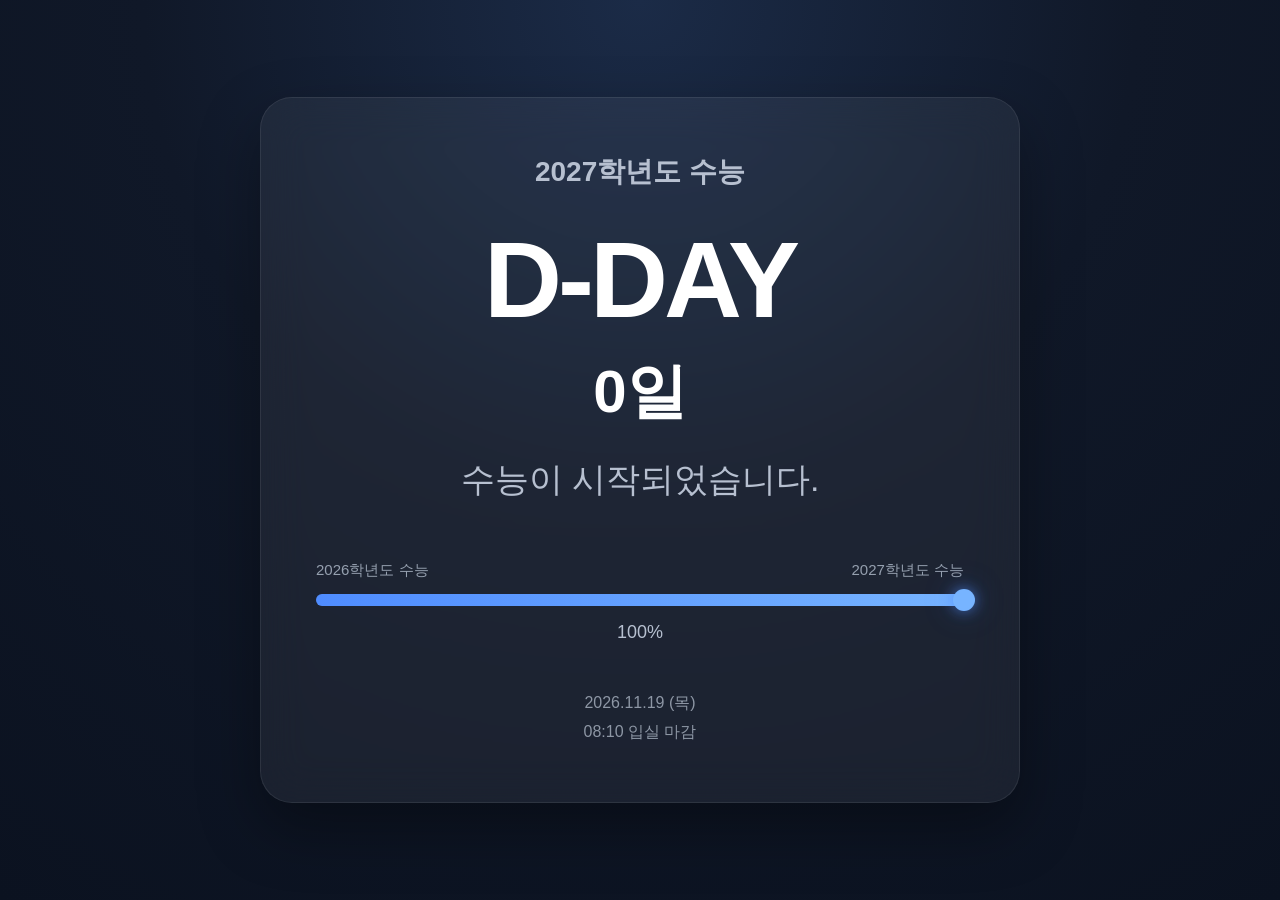
<file: index.html>
<!DOCTYPE html>
<html lang="ko">
<head>
    <meta charset="UTF-8">
    <meta
        name="viewport"
        content="width=device-width, initial-scale=1.0, viewport-fit=cover">
    <meta name="theme-color" content="#0b1220">

    <title>수능 카운트다운</title>

    <!-- PWA 준비 -->
    <link rel="manifest" href="manifest.json">

    <!-- iPhone -->
    <meta name="apple-mobile-web-app-capable" content="yes">
    <meta name="apple-mobile-web-app-status-bar-style" content="black-translucent">
    <meta name="apple-mobile-web-app-title" content="수능">

    <!-- CSS -->
    <link rel="stylesheet" href="style.css">
</head>

<body>

<main class="app">

    <p class="title">2027학년도 수능</p>

    <section class="countdown">

        <h1 id="dday">
            D-000
        </h1>

        <h2 id="days">
            000일
        </h2>

        <p id="time">
            00시간 00분 00초 남았습니다
        </p>

    </section>

    <section class="progress-section">

        <div class="progress-label">

            <span>
                2026학년도 수능
            </span>

            <span>
                2027학년도 수능
            </span>

        </div>

        <div class="progress-bar">

            <div
                id="progressFill"
                class="progress-fill">
            </div>

            <div
                id="progressThumb"
                class="progress-thumb">
            </div>

        </div>

        <div
            id="progressPercent"
            class="progress-percent">
            0.0%
        </div>

    </section>

    <footer>

        <p>
            2026.11.19 (목)
        </p>

        <p>
            08:10 입실 마감
        </p>

    </footer>

</main>

<script src="script.js"></script>

</body>
</html>
</file>
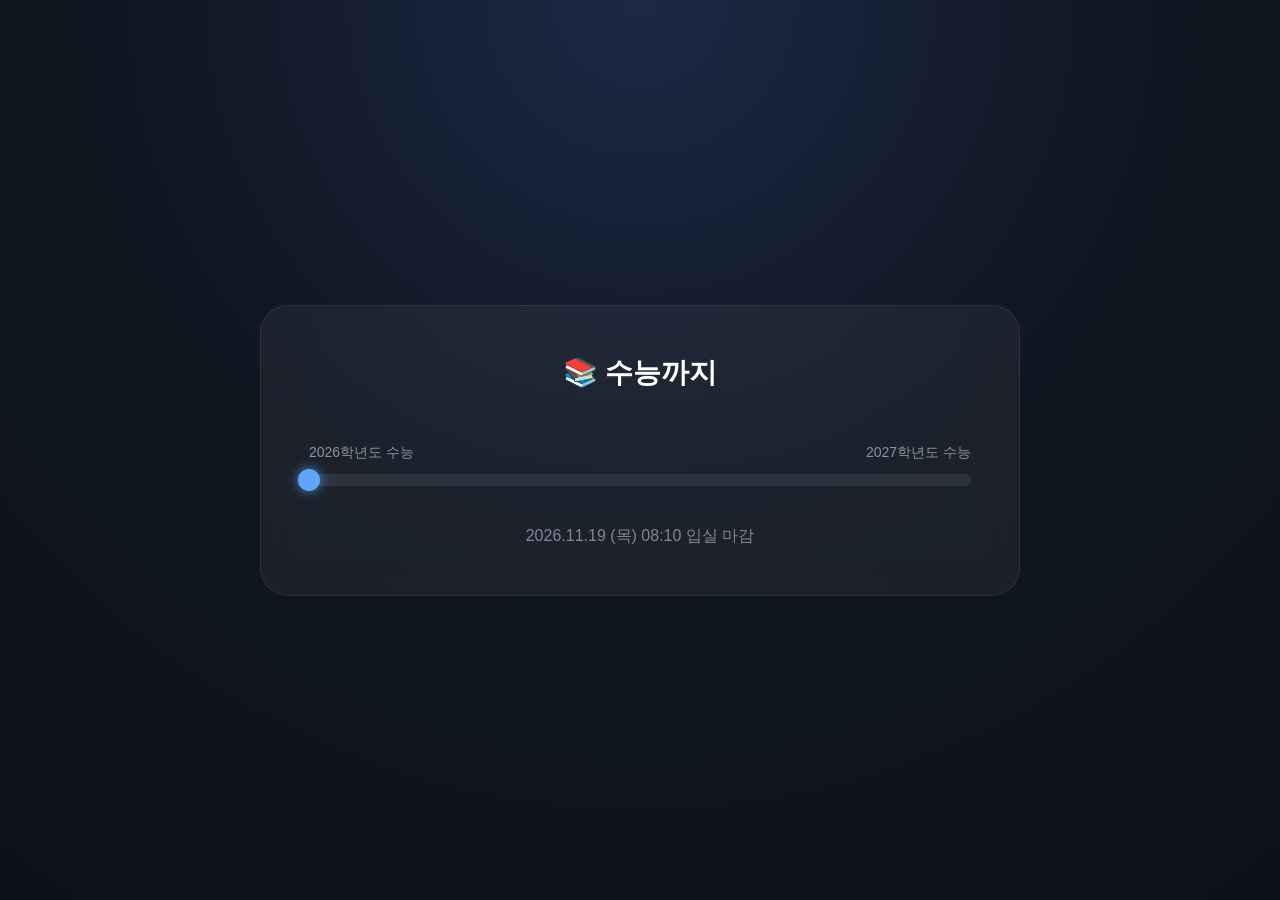
<file: index_v3.html>
<!DOCTYPE html><html lang='ko'><head><meta charset='UTF-8'><meta name='viewport' content='width=device-width,initial-scale=1'>
<title>수능 카운트다운 V3</title>
<style>
*{margin:0;padding:0;box-sizing:border-box}
body{height:100vh;display:flex;justify-content:center;align-items:center;font-family:-apple-system,BlinkMacSystemFont,"Noto Sans KR",sans-serif;background:radial-gradient(circle at top,#1b2945,#101722 45%,#0d1117);color:#fff;overflow:hidden}
.card{width:min(760px,92%);padding:48px;border:1px solid rgba(255,255,255,.08);border-radius:28px;background:rgba(255,255,255,.05);backdrop-filter:blur(18px);text-align:center;animation:f .8s}
@keyframes f{from{opacity:0;transform:translateY(12px)}to{opacity:1;transform:none}}
h1{font-size:28px;margin-bottom:34px;font-weight:600}
#dday{font-size:110px;font-weight:800;line-height:1}
#days{font-size:60px;margin-top:10px}
#time{font-size:36px;color:#d5dbe6;margin:28px 0 52px;font-variant-numeric:tabular-nums}
.labels{display:flex;justify-content:space-between;color:#8b949e;font-size:14px;margin-bottom:12px}
.bar{height:12px;background:#2c3440;border-radius:999px;position:relative}
.fill{height:100%;width:0;border-radius:999px;background:linear-gradient(90deg,#3b82f6,#60a5fa);transition:width .8s linear}
.dot{position:absolute;top:50%;left:0;width:22px;height:22px;border-radius:50%;background:#60a5fa;transform:translate(-50%,-50%);transition:left .8s linear;animation:pulse 2s infinite;box-shadow:0 0 12px rgba(96,165,250,.8)}
@keyframes pulse{0%,100%{transform:translate(-50%,-50%) scale(1)}50%{transform:translate(-50%,-50%) scale(1.18)}}
#percent{margin-top:16px;color:#9aa4b2}
.footer{margin-top:40px;color:#7f8895}
</style></head><body><div class='card'>
<h1>📚 수능까지</h1>
<div id='dday'></div><div id='days'></div><div id='time'></div>
<div class='labels'><span>2026학년도 수능</span><span>2027학년도 수능</span></div>
<div class='bar'><div id='fill' class='fill'></div><div id='dot' class='dot'></div></div>
<div id='percent'></div>
<div class='footer'>2026.11.19 (목) 08:10 입실 마감</div>
</div>
<script>
const start=new Date("2025-11-13T08:10:00"),end=new Date("2026-11-19T08:10:00");
const dday=dday=document.getElementById("dday"),days=document.getElementById("days"),time=document.getElementById("time"),fill=document.getElementById("fill"),dot=document.getElementById("dot"),percent=document.getElementById("percent");
function pad(n){return String(n).padStart(2,"0")}
function u(){
const now=new Date(),r=end-now;
if(r<=0){dday.textContent="D-DAY";days.textContent="0일";time.textContent="수능 시작!";return;}
const D=Math.ceil(r/86400000),d=Math.floor(r/86400000);
let t=r%86400000,h=Math.floor(t/3600000);t%=3600000;let m=Math.floor(t/60000);t%=60000;let s=Math.floor(t/1000);
dday.textContent="D-"+D;days.textContent=d+"일";time.textContent=`${pad(h)}시간 ${pad(m)}분 ${pad(s)}초 남았습니다`;
let p=Math.max(0,Math.min(100,((now-start)/(end-start))*100));
fill.style.width=p+"%";dot.style.left=p+"%";percent.textContent=p.toFixed(1)+"% 완료";
}
u();setInterval(u,1000);
</script></body></html>
</file>
<file: style.css>
:root{
    --bg:#0b1220;
    --card:rgba(255,255,255,.06);
    --text:#ffffff;
    --sub:#b7c0d0;
    --blue:#4f8cff;
    --blue2:#77b4ff;
    --track:#2b3443;
    --radius:32px;
}

*{
    margin:0;
    padding:0;
    box-sizing:border-box;
}

html{
    height:100%;
}

body{

    min-height:100%;

    font-family:
    -apple-system,
    BlinkMacSystemFont,
    "SF Pro Display",
    "Pretendard",
    sans-serif;

    color:var(--text);

    background:
    radial-gradient(circle at top,
    #1b2b47 0%,
    #101828 45%,
    #0b1220 100%);

    display:flex;
    justify-content:center;
    align-items:center;

    padding:30px;
}

.app{

    width:min(760px,100%);

    background:var(--card);

    border:1px solid rgba(255,255,255,.08);

    border-radius:var(--radius);

    backdrop-filter:blur(22px);

    -webkit-backdrop-filter:blur(22px);

    padding:55px;

    text-align:center;

    box-shadow:
    0 25px 60px rgba(0,0,0,.35);

}

.title{

    font-size:28px;

    color:var(--sub);

    margin-bottom:35px;

    font-weight:600;

}

#dday{

    font-size:108px;

    font-weight:800;

    line-height:1;

    letter-spacing:-4px;

    font-variant-numeric:tabular-nums;

}

#days{

    margin-top:18px;

    font-size:60px;

    font-weight:700;

    font-variant-numeric:tabular-nums;

}

#time{

    margin-top:24px;

    margin-bottom:58px;

    font-size:34px;

    color:var(--sub);

    font-variant-numeric:tabular-nums;

}

.progress-label{

    display:flex;

    justify-content:space-between;

    color:#96a0af;

    font-size:15px;

    margin-bottom:14px;

}

.progress-bar{

    position:relative;

    height:12px;

    background:var(--track);

    border-radius:999px;

    overflow:visible;

}

.progress-fill{

    width:0;

    height:100%;

    border-radius:999px;

    background:
    linear-gradient(
    90deg,
    var(--blue),
    var(--blue2));

    transition:width .9s linear;

}

.progress-thumb{

    position:absolute;

    left:0;

    top:50%;

    width:22px;

    height:22px;

    transform:translate(-50%,-50%);

    border-radius:50%;

    background:var(--blue2);

    box-shadow:
    0 0 14px rgba(79,140,255,.65),
    0 0 32px rgba(79,140,255,.25);

    animation:pulse 2.2s infinite;

    transition:left .9s linear;

}

.progress-percent{

    margin-top:16px;

    color:var(--sub);

    font-size:18px;

}

footer{

    margin-top:46px;

    color:#8e97a5;

    font-size:16px;

    line-height:1.8;

}

@keyframes pulse{

    0%{
        transform:translate(-50%,-50%) scale(1);
    }

    50%{
        transform:translate(-50%,-50%) scale(1.15);
    }

    100%{
        transform:translate(-50%,-50%) scale(1);
    }

}

@media(max-width:700px){

    .app{

        padding:34px 24px;

    }

    .title{

        font-size:22px;

    }

    #dday{

        font-size:72px;

    }

    #days{

        font-size:42px;

    }

    #time{

        font-size:24px;

    }

    footer{

        font-size:14px;

    }

}
</file>
